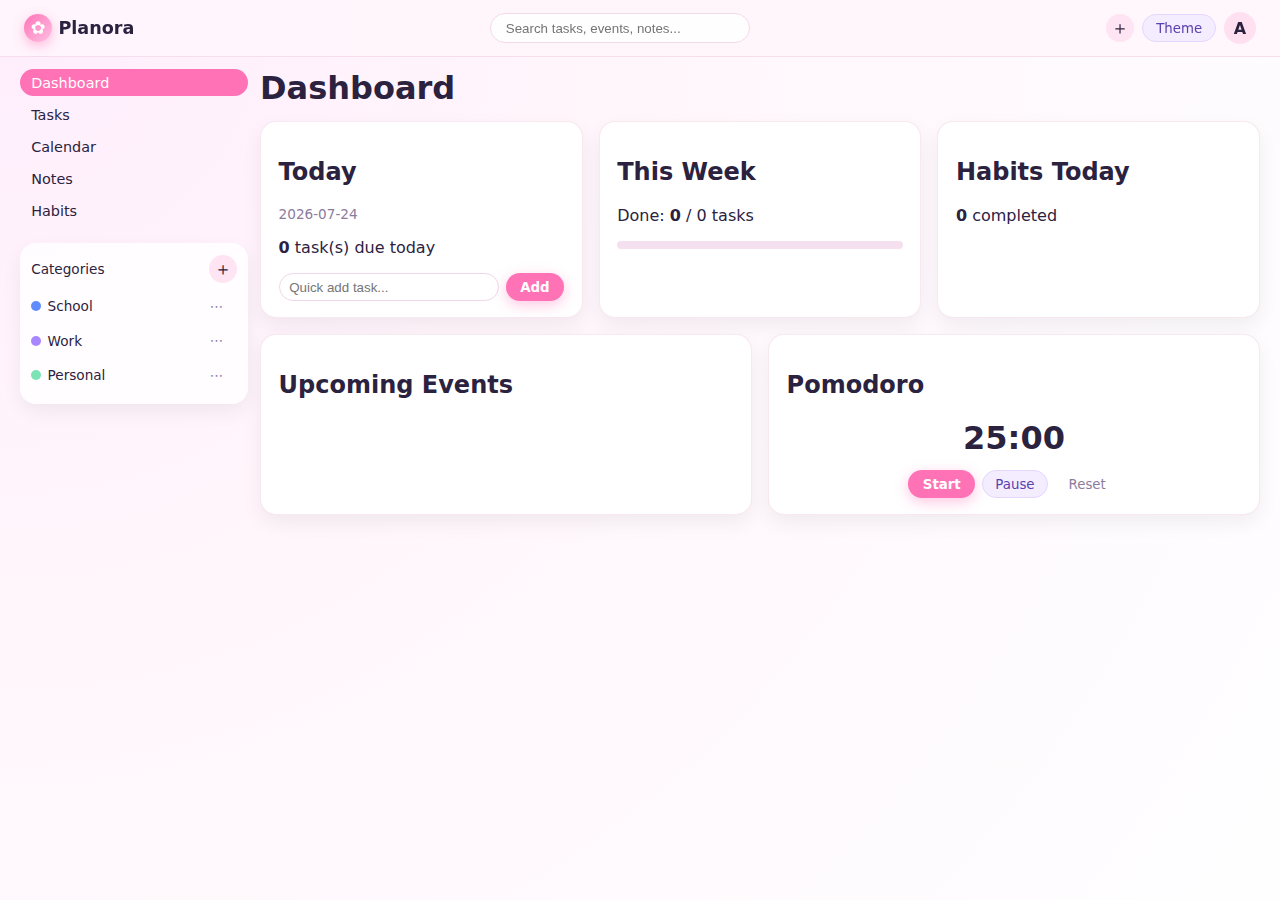
<file: index.html>
<!DOCTYPE html>
<html lang="en">
<head>
  <meta charset="UTF-8" />
  <title>PinkPlanner – Productivity Workspace</title>
  <meta name="viewport" content="width=device-width, initial-scale=1.0" />
  <!-- CSS -->
  <link rel="stylesheet" href="css/style.css" />
  <link rel="stylesheet" href="css/layout.css" />
  <link rel="stylesheet" href="css/components.css" />
</head>
<body>
  <div class="app">

    <!-- Top Navigation -->
    <header class="top-nav">
      <div class="logo">
        <span class="logo-mark">✿</span>
        <span class="logo-text">Planora</span>
      </div>

      <div class="global-search">
        <input
          type="text"
          id="globalSearch"
          placeholder="Search tasks, events, notes..."
        />
      </div>

      <div class="top-actions">
        <button id="quickCommandBtn" class="btn-icon" title="Quick command">＋</button>
        <button id="themeToggleBtn" class="btn-secondary">Theme</button>
        <div class="profile-avatar">A</div>
      </div>
    </header>

    <!-- Main Layout -->
    <div class="app-layout">
      <!-- Sidebar -->
      <aside class="sidebar">
        <nav class="main-nav">
          <button class="nav-link active" data-page="dashboard">Dashboard</button>
          <button class="nav-link" data-page="tasks">Tasks</button>
          <button class="nav-link" data-page="calendar">Calendar</button>
          <button class="nav-link" data-page="notes">Notes</button>
          <button class="nav-link" data-page="habits">Habits</button>
        </nav>

        <div class="sidebar-section categories">
          <div class="sidebar-section-header">
            <span>Categories</span>
            <button id="addCategoryBtn" class="btn-icon" title="Add category">＋</button>
          </div>
          <ul id="categoryList" class="category-list">
            <!-- Filled by JS -->
          </ul>
        </div>
      </aside>

      <!-- Main Content -->
      <main class="main-content">
        <!-- Dashboard -->
        <section id="dashboard" class="page-section active">
          <div class="page-header">
            <h1>Dashboard</h1>
          </div>
          <div class="grid-3">
            <div class="card">
              <h2>Today</h2>
              <p id="todayDateText" class="muted"></p>
              <p><strong id="todayTasksCount">0</strong> task(s) due today</p>
              <div class="quick-add-inline">
                <input
                  type="text"
                  id="quickTaskInput"
                  placeholder="Quick add task..."
                />
                <button id="quickTaskAddBtn" class="btn-primary">Add</button>
              </div>
            </div>

            <div class="card">
              <h2>This Week</h2>
              <p>
                Done:
                <strong id="weekDoneCount">0</strong> /
                <span id="weekTotalCount">0</span> tasks
              </p>
              <div class="progress-bar">
                <div class="progress-bar-inner" id="weekProgressBar"></div>
              </div>
            </div>

            <div class="card">
              <h2>Habits Today</h2>
              <p><strong id="habitsCompletedToday">0</strong> completed</p>
            </div>
          </div>

          <div class="grid-2">
            <div class="card">
              <h2>Upcoming Events</h2>
              <ul id="upcomingEventsList" class="simple-list"></ul>
            </div>

            <div class="card">
              <h2>Pomodoro</h2>
              <div class="pomodoro-display" id="pomodoroDisplay">25:00</div>
              <div class="pomodoro-controls">
                <button id="pomodoroStartBtn" class="btn-primary">Start</button>
                <button id="pomodoroPauseBtn" class="btn-secondary">Pause</button>
                <button id="pomodoroResetBtn" class="btn-ghost">Reset</button>
              </div>
            </div>
          </div>
        </section>

        <!-- Tasks -->
        <section id="tasks" class="page-section">
          <div class="page-header">
            <h1>Tasks</h1>
            <div>
              <button id="addTaskBtn" class="btn-primary">＋ New Task</button>
              <button id="toggleTaskViewBtn" class="btn-secondary">
                Board View
              </button>
            </div>
          </div>

          <div id="tasksBoardView">
            <div class="kanban">
              <div class="kanban-column" data-status="not_started">
                <div class="kanban-header">
                  <span>Not Started</span>
                  <span class="kanban-count" id="count-not_started">0</span>
                </div>
                <div class="kanban-list" id="column-not_started"></div>
              </div>

              <div class="kanban-column" data-status="in_progress">
                <div class="kanban-header">
                  <span>In Progress</span>
                  <span class="kanban-count" id="count-in_progress">0</span>
                </div>
                <div class="kanban-list" id="column-in_progress"></div>
              </div>

              <div class="kanban-column" data-status="almost_done">
                <div class="kanban-header">
                  <span>Almost Done</span>
                  <span class="kanban-count" id="count-almost_done">0</span>
                </div>
                <div class="kanban-list" id="column-almost_done"></div>
              </div>

              <div class="kanban-column" data-status="done">
                <div class="kanban-header">
                  <span>Done</span>
                  <span class="kanban-count" id="count-done">0</span>
                </div>
                <div class="kanban-list" id="column-done"></div>
              </div>
            </div>
          </div>

          <div id="tasksListView" class="hidden">
            <table class="table">
              <thead>
                <tr>
                  <th>Title</th>
                  <th>Status</th>
                  <th>Due</th>
                  <th>Category</th>
                  <th>Priority</th>
                </tr>
              </thead>
              <tbody id="tasksListBody"></tbody>
            </table>
          </div>
        </section>

        <!-- Calendar -->
        <section id="calendar" class="page-section">
          <div class="page-header">
            <h1>Calendar</h1>
            <div class="calendar-controls">
              <button id="prevMonthBtn" class="btn-ghost">‹</button>
              <span id="calendarMonthLabel"></span>
              <button id="nextMonthBtn" class="btn-ghost">›</button>
              <button id="addEventBtn" class="btn-secondary">
                ＋ New Event
              </button>
            </div>
          </div>

          <div class="calendar-layout">
            <div class="calendar-grid">
              <div class="calendar-weekdays">
                <div>Sun</div><div>Mon</div><div>Tue</div><div>Wed</div>
                <div>Thu</div><div>Fri</div><div>Sat</div>
              </div>
              <div id="calendarDays" class="calendar-days">
                <!-- Filled by JS -->
              </div>
            </div>

            <aside class="calendar-side">
              <div class="card">
                <h2>Today</h2>
                <p id="calendarTodayDate"></p>
                <h3>Tasks</h3>
                <ul id="calendarTodayTasks" class="simple-list"></ul>
                <h3>Events</h3>
                <ul id="calendarTodayEvents" class="simple-list"></ul>
              </div>

              <div class="card">
                <h2>Category Filter</h2>
                <div id="calendarCategoryFilter" class="chip-list">
                  <!-- Filled by JS -->
                </div>
              </div>
            </aside>
          </div>
        </section>

        <!-- Notes -->
        <section id="notes" class="page-section">
          <div class="page-header">
            <h1>Notes</h1>
            <button id="addNoteBtn" class="btn-primary">＋ New Note</button>
          </div>

          <div id="notesList" class="notes-grid">
            <!-- Filled by JS -->
          </div>
        </section>

        <!-- Habits -->
        <section id="habits" class="page-section">
          <div class="page-header">
            <h1>Habits</h1>
            <button id="addHabitBtn" class="btn-primary">＋ New Habit</button>
          </div>

          <div id="habitsList" class="habits-list">
            <!-- Filled by JS -->
          </div>
        </section>
      </main>
    </div>
  </div>

  <!-- Modals -->

  <!-- Task Modal -->
  <div id="taskModal" class="modal">
    <div class="modal-content">
      <h2 id="taskModalTitle">New Task</h2>
      <form id="taskForm">
        <input type="hidden" id="taskId" />
        <label>
          Title
          <input type="text" id="taskTitle" required />
        </label>
        <label>
          Description
          <textarea id="taskDescription" rows="3"></textarea>
        </label>
        <label>
          Status
          <select id="taskStatus">
            <option value="not_started">Not started</option>
            <option value="in_progress">In progress</option>
            <option value="almost_done">Almost done</option>
            <option value="done">Done</option>
          </select>
        </label>
        <label>
          Due date
          <input type="date" id="taskDueDate" />
        </label>
        <label>
          Category
          <select id="taskCategory"></select>
        </label>
        <label>
          Priority
          <select id="taskPriority">
            <option value="low">Low</option>
            <option value="medium" selected>Medium</option>
            <option value="high">High</option>
          </select>
        </label>

        <div class="modal-actions">
          <button type="button" class="btn-ghost" data-close-modal="taskModal">
            Cancel
          </button>
          <button type="submit" class="btn-primary">Save</button>
        </div>
      </form>
    </div>
  </div>

  <!-- Event Modal -->
  <div id="eventModal" class="modal">
    <div class="modal-content">
      <h2 id="eventModalTitle">New Event</h2>
      <form id="eventForm">
        <input type="hidden" id="eventId" />
        <label>
          Title
          <input type="text" id="eventTitle" required />
        </label>
        <label>
          Date
          <input type="date" id="eventDate" required />
        </label>
        <label>
          Start time
          <input type="time" id="eventStartTime" />
        </label>
        <label>
          End time
          <input type="time" id="eventEndTime" />
        </label>
        <label>
          Category
          <select id="eventCategory"></select>
        </label>
        <div class="modal-actions">
          <button type="button" class="btn-ghost" data-close-modal="eventModal">
            Cancel
          </button>
          <button type="submit" class="btn-primary">Save</button>
        </div>
      </form>
    </div>
  </div>

  <!-- Note Modal -->
  <div id="noteModal" class="modal">
    <div class="modal-content">
      <h2 id="noteModalTitle">New Note</h2>
      <form id="noteForm">
        <input type="hidden" id="noteId" />
        <label>
          Title
          <input type="text" id="noteTitle" required />
        </label>
        <label>
          Content
          <textarea id="noteContent" rows="5"></textarea>
        </label>
        <label>
          Category
          <select id="noteCategory"></select>
        </label>
        <label class="checkbox-inline">
          <input type="checkbox" id="notePinned" /> Pin note
        </label>
        <div class="modal-actions">
          <button type="button" class="btn-ghost" data-close-modal="noteModal">
            Cancel
          </button>
          <button type="submit" class="btn-primary">Save</button>
        </div>
      </form>
    </div>
  </div>

  <!-- Habit Modal -->
  <div id="habitModal" class="modal">
    <div class="modal-content">
      <h2 id="habitModalTitle">New Habit</h2>
      <form id="habitForm">
        <input type="hidden" id="habitId" />
        <label>
          Name
          <input type="text" id="habitName" required />
        </label>
        <label>
          Frequency
          <select id="habitFrequency">
            <option value="daily">Daily</option>
            <option value="weekdays">Weekdays</option>
          </select>
        </label>
        <label>
          Color
          <select id="habitColor">
            <option value="var(--pink-main)">Pink</option>
            <option value="var(--blue-accent)">Blue</option>
            <option value="var(--purple-accent)">Purple</option>
            <option value="var(--yellow-accent)">Yellow</option>
            <option value="var(--mint-accent)">Mint</option>
            <option value="var(--sky-accent)">Sky</option>
          </select>
        </label>
        <div class="modal-actions">
          <button type="button" class="btn-ghost" data-close-modal="habitModal">
            Cancel
          </button>
          <button type="submit" class="btn-primary">Save</button>
        </div>
      </form>
    </div>
  </div>

  <!-- Category Modal -->
  <div id="categoryModal" class="modal">
    <div class="modal-content">
      <h2 id="categoryModalTitle">New Category</h2>
      <form id="categoryForm">
        <input type="hidden" id="categoryId" />
        <label>
          Name
          <input type="text" id="categoryName" required />
        </label>
        <label>
          Color
          <select id="categoryColor">
            <option value="var(--pink-main)">Pink</option>
            <option value="var(--blue-accent)">Blue</option>
            <option value="var(--purple-accent)">Purple</option>
            <option value="var(--yellow-accent)">Yellow</option>
            <option value="var(--mint-accent)">Mint</option>
            <option value="var(--sky-accent)">Sky</option>
          </select>
        </label>
        <div class="modal-actions">
          <button type="button" class="btn-ghost" data-close-modal="categoryModal">
            Cancel
          </button>
          <button type="submit" class="btn-primary">Save</button>
        </div>
      </form>
    </div>
  </div>

  <!-- Settings Modal (placeholder) -->
  <div id="settingsModal" class="modal">
    <div class="modal-content">
      <h2>Settings</h2>
      <p>More customization can go here ✨</p>
      <div class="modal-actions">
        <button type="button" class="btn-primary" data-close-modal="settingsModal">
          Close
        </button>
      </div>
    </div>
  </div>

  <!-- JS -->
  <script src="js/storage.js"></script>
  <script src="js/theme.js"></script>
  <script src="js/tasks.js"></script>
  <script src="js/calendar.js"></script>
  <script src="js/notes.js"></script>
  <script src="js/habits.js"></script>
  <script src="js/app.js"></script>
</body>
</html>
</file>
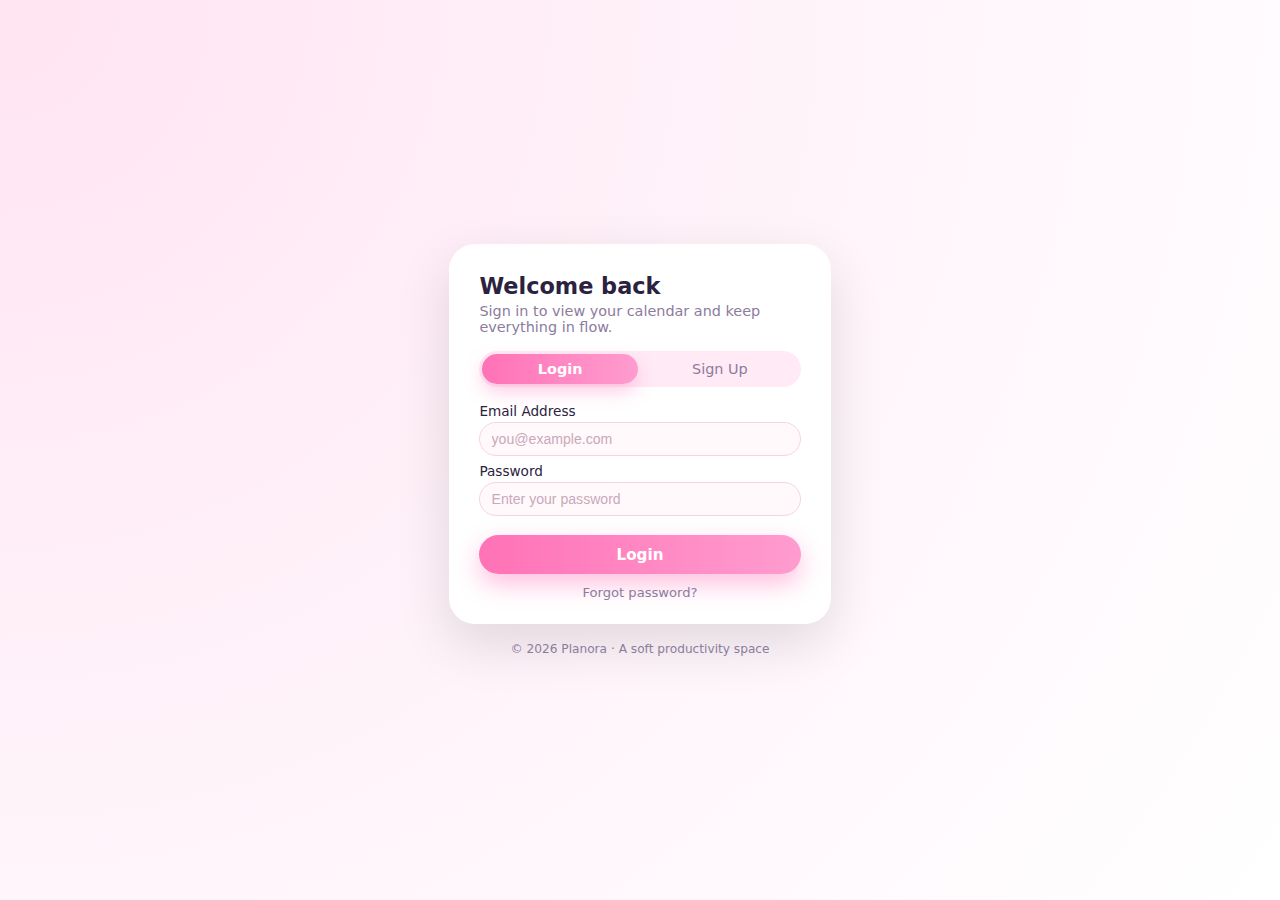
<file: auth.html>
<!DOCTYPE html>
<html lang="en">
<head>
  <meta charset="UTF-8" />
  <title>Planora – Login / Sign Up</title>
  <meta name="viewport" content="width=device-width, initial-scale=1" />

  <link rel="stylesheet" href="css/style.css" />
  <link rel="stylesheet" href="css/components.css" />

  <style>
    :root {
      --font-main: system-ui, -apple-system, BlinkMacSystemFont, "Segoe UI", sans-serif;

      /* PURE PINK THEME */
      --pink-main: #ff72b6;       /* vibrant pink */
      --pink-soft: #ff9ccf;       /* soft pastel pink */
      --pink-light: #ffe4f1;      /* very light pink */
      --pink-bg: #fff3fa;         /* page gradient base */

      --text-main: #2b2240;
      --text-muted: #8b7c9e;

      --radius-pill: 999px;
    }

    /* Background */
    body.auth-body {
      margin: 0;
      font-family: var(--font-main);
      background: radial-gradient(circle at top left, var(--pink-light), var(--pink-bg), #ffffff);
      min-height: 100vh;
      display: flex;
      justify-content: center;
      align-items: center;
      color: var(--text-main);
    }

    .auth-container {
      width: 100%;
      max-width: 430px;
      padding: 1.5rem;
      box-sizing: border-box;
    }

    /* Card */
    .auth-card {
      background: #ffffff;
      border-radius: 26px;
      padding: 1.8rem 1.9rem 1.5rem;
      box-shadow: 0 20px 55px rgba(0, 0, 0, 0.12);
    }

    /* Title / Subtitle */
    .auth-title {
      margin: 0 0 0.25rem;
      font-size: 1.4rem;
      font-weight: 700;
    }
    .auth-subtitle {
      margin: 0;
      font-size: 0.9rem;
      color: var(--text-muted);
    }

    /* Tabs container */
    .auth-tabs {
      margin-top: 1rem;
      margin-bottom: 1rem;
      background: #ffeaf5;
      border-radius: var(--radius-pill);
      padding: 0.18rem;
      display: flex;
      gap: 0.25rem;
    }

    /* Tabs */
    .auth-tab {
      flex: 1;
      border: none;
      border-radius: var(--radius-pill);
      background: transparent;
      padding: 0.45rem 0;
      font-size: 0.9rem;
      cursor: pointer;
      color: var(--text-muted);
    }

    /* Active Tab (PINK ONLY) */
    .auth-tab.active {
      background: linear-gradient(90deg, var(--pink-main), var(--pink-soft));
      color: white;
      font-weight: 600;
      box-shadow: 0 8px 18px rgba(255, 114, 182, 0.35);
    }

    /* Forms */
    .auth-form {
      margin-top: 0.2rem;
    }

    .auth-form.hidden {
      display: none;
    }

    .auth-form label {
      display: block;
      font-size: 0.85rem;
      margin-bottom: 0.4rem;
    }

    .auth-form span.label-text {
      display: block;
      margin-bottom: 0.2rem;
    }

    .auth-form input {
      width: 100%;
      border-radius: var(--radius-pill);
      border: 1px solid #f7d3e6;
      padding: 0.5rem 0.7rem;
      font-size: 0.88rem;
      background: #fff9fc;
      outline: none;
    }

    .auth-form input::placeholder {
      color: #c9a9b9;
    }

    .auth-form input:focus {
      border-color: var(--pink-main);
      background: #ffffff;
      box-shadow: 0 0 0 2px rgba(255, 114, 182, 0.2);
    }

    /* Button (Pink Gradient) */
    .auth-submit {
      width: 100%;
      margin-top: 0.8rem;
      border: none;
      border-radius: var(--radius-pill);
      padding: 0.65rem 0;
      font-size: 0.95rem;
      font-weight: 600;
      cursor: pointer;
      background: linear-gradient(90deg, var(--pink-main), var(--pink-soft));
      color: #ffffff;
      box-shadow: 0 10px 25px rgba(255, 114, 182, 0.45);
    }

    .auth-submit:hover {
      filter: brightness(1.05);
    }

    .auth-footer-link {
      text-align: center;
      margin-top: 0.7rem;
      font-size: 0.82rem;
      color: var(--text-muted);
      cursor: pointer;
    }

    .auth-page-footer {
      text-align: center;
      margin-top: 1.1rem;
      font-size: 0.76rem;
      color: var(--text-muted);
    }
  </style>
</head>

<body class="auth-body">
  <div class="auth-container">
    <div class="auth-card">

      <!-- Title -->
      <h1 class="auth-title" id="authTitle">Welcome back</h1>
      <p class="auth-subtitle" id="authSubtitle">
        Sign in to view your calendar and keep everything in flow.
      </p>

      <!-- Tabs -->
      <div class="auth-tabs">
        <button class="auth-tab active" data-auth-tab="login">Login</button>
        <button class="auth-tab" data-auth-tab="signup">Sign Up</button>
      </div>

      <!-- LOGIN -->
      <form id="loginForm" class="auth-form">
        <label>
          <span class="label-text">Email Address</span>
          <input type="email" id="loginEmail" placeholder="you@example.com" required />
        </label>

        <label>
          <span class="label-text">Password</span>
          <input type="password" id="loginPassword" placeholder="Enter your password" required />
        </label>

        <button type="submit" class="auth-submit">Login</button>

        <div class="auth-footer-link">Forgot password?</div>
      </form>

      <!-- SIGN UP -->
      <form id="signupForm" class="auth-form hidden">
        <label>
          <span class="label-text">Name</span>
          <input type="text" id="signupName" placeholder="Enter your full name" required />
        </label>

        <label>
          <span class="label-text">Email</span>
          <input type="email" id="signupEmail" placeholder="you@example.com" required />
        </label>

        <label>
          <span class="label-text">Password</span>
          <input type="password" id="signupPassword" placeholder="Create a password" required />
        </label>

        <label>
          <span class="label-text">Confirm Password</span>
          <input type="password" id="signupPasswordConfirm" placeholder="Confirm your password" required />
        </label>

        <button type="submit" class="auth-submit">Sign Up</button>
      </form>
    </div>

    <div class="auth-page-footer">
      © <span id="authYear"></span> Planora · A soft productivity space
    </div>
  </div>

  <script>
    const USER_KEY = "planoraUser";
    document.getElementById("authYear").textContent = new Date().getFullYear();

    const tabs = document.querySelectorAll(".auth-tab");
    const loginForm = document.getElementById("loginForm");
    const signupForm = document.getElementById("signupForm");
    const titleEl = document.getElementById("authTitle");
    const subtitleEl = document.getElementById("authSubtitle");

    function switchTo(mode) {
      tabs.forEach((t) => t.classList.remove("active"));
      document
        .querySelector(`.auth-tab[data-auth-tab="${mode}"]`)
        .classList.add("active");

      if (mode === "login") {
        loginForm.classList.remove("hidden");
        signupForm.classList.add("hidden");
        titleEl.textContent = "Welcome back";
        subtitleEl.textContent =
          "Sign in to view your calendar and keep everything in flow.";
      } else {
        signupForm.classList.remove("hidden");
        loginForm.classList.add("hidden");
        titleEl.textContent = "Create an account";
        subtitleEl.textContent =
          "Start your journey — create an account to begin organizing with Planora.";
      }
    }

    tabs.forEach((tab) => {
      tab.addEventListener("click", () => {
        switchTo(tab.dataset.authTab);
      });
    });

    signupForm.addEventListener("submit", (e) => {
      e.preventDefault();
      const pass = document.getElementById("signupPassword").value;
      const confirm = document.getElementById("signupPasswordConfirm").value;
      if (pass !== confirm) {
        alert("Passwords do not match.");
        return;
      }

      const user = {
        name: document.getElementById("signupName").value.trim(),
        email: document.getElementById("signupEmail").value.trim(),
        createdAt: new Date().toISOString()
      };

      localStorage.setItem(USER_KEY, JSON.stringify(user));
      window.location.href = "index.html";
    });

    loginForm.addEventListener("submit", (e) => {
      e.preventDefault();
      const email = document.getElementById("loginEmail").value.trim();

      let user = JSON.parse(localStorage.getItem(USER_KEY)) || {
        name: email.split("@")[0],
        email,
        createdAt: new Date().toISOString()
      };

      localStorage.setItem(USER_KEY, JSON.stringify(user));
      window.location.href = "index.html";
    });
  </script>
</body>
</html>
</file>
<file: css/style.css>
:root {
  --bg-main: #fff6fb;
  --bg-card: #ffffff;
  --border-subtle: #f3d9e5;

  --text-main: #2b2240;
  --text-muted: #8b7c9e;

  --pink-main: #ff72b6;
  --pink-soft: #ffe0f0;

  --blue-accent: #5f8bff;
  --purple-accent: #a886ff;
  --yellow-accent: #ffd66b;
  --mint-accent: #7ce3b5;
  --sky-accent: #72d5ff;

  --shadow-soft: 0 8px 20px rgba(0, 0, 0, 0.06);
  --radius-card: 16px;
  --radius-pill: 999px;
  --radius-sm: 8px;

  --transition-fast: 0.15s ease-out;

  --font-main: system-ui, -apple-system, BlinkMacSystemFont, "Segoe UI", sans-serif;
}

*,
*::before,
*::after {
  box-sizing: border-box;
}

body {
  margin: 0;
  font-family: var(--font-main);
  color: var(--text-main);
  background: radial-gradient(circle at top left, #ffeefd, #fff6fb 40%, #fefeff);
}

/* App container */
.app {
  min-height: 100vh;
  display: flex;
  flex-direction: column;
}

/* Top nav */
.top-nav {
  display: flex;
  align-items: center;
  justify-content: space-between;
  padding: 0.75rem 1.5rem;
  background: rgba(255, 246, 251, 0.85);
  backdrop-filter: blur(10px);
  border-bottom: 1px solid #f8ddea;
  position: sticky;
  top: 0;
  z-index: 20;
}

.logo {
  display: flex;
  align-items: center;
  gap: 0.4rem;
  font-weight: 700;
  font-size: 1.1rem;
}

.logo-mark {
  width: 28px;
  height: 28px;
  border-radius: 999px;
  display: flex;
  align-items: center;
  justify-content: center;
  background: linear-gradient(135deg, var(--pink-main), #ffc1e4);
  color: #fff;
  box-shadow: 0 4px 12px rgba(255, 114, 182, 0.45);
}

.global-search input {
  min-width: 260px;
  max-width: 360px;
  width: 100%;
  border-radius: 999px;
  padding: 0.4rem 0.9rem;
  border: 1px solid var(--border-subtle);
  background: rgba(255, 255, 255, 0.9);
  outline: none;
}

.global-search input:focus {
  border-color: var(--pink-main);
  box-shadow: 0 0 0 2px rgba(255, 114, 182, 0.15);
}

.top-actions {
  display: flex;
  align-items: center;
  gap: 0.5rem;
}

.profile-avatar {
  width: 32px;
  height: 32px;
  border-radius: 50%;
  background: var(--pink-soft);
  display: flex;
  align-items: center;
  justify-content: center;
  font-weight: 600;
}

/* Buttons */
button {
  font-family: inherit;
  cursor: pointer;
  border: none;
  background: none;
}

.btn-primary {
  padding: 0.4rem 0.9rem;
  border-radius: var(--radius-pill);
  background: var(--pink-main);
  color: #fff;
  font-weight: 600;
  box-shadow: 0 4px 14px rgba(255, 114, 182, 0.4);
  transition: transform var(--transition-fast), box-shadow var(--transition-fast),
    background var(--transition-fast);
}

.btn-primary:hover {
  transform: translateY(-1px);
  box-shadow: 0 6px 18px rgba(255, 114, 182, 0.45);
}

.btn-secondary {
  padding: 0.35rem 0.8rem;
  border-radius: var(--radius-pill);
  background: #f3edff;
  color: #5a41b0;
  font-weight: 500;
  border: 1px solid #e3d7ff;
}

.btn-ghost {
  padding: 0.35rem 0.8rem;
  border-radius: var(--radius-pill);
  background: transparent;
  border: 1px solid transparent;
  color: var(--text-muted);
}

.btn-ghost:hover {
  background: rgba(0, 0, 0, 0.03);
}

.btn-icon {
  width: 28px;
  height: 28px;
  border-radius: 50%;
  background: #ffe4f3;
  display: flex;
  align-items: center;
  justify-content: center;
  color: var(--text-main);
  font-size: 1.1rem;
}

/* Soft delete button used in modals */
.btn-delete {
  padding: 0.35rem 0.9rem;
  border-radius: var(--radius-pill);
  border: 1px solid #ffc6dd;
  background: #ffe4f0;
  color: #b43c63;
  font-size: 0.85rem;
  font-weight: 500;
}

.btn-delete:hover {
  background: #ffd1e6;
}


/* Text utilities */
.muted {
  color: var(--text-muted);
  font-size: 0.85rem;
}

/* Cards */
.card {
  background: var(--bg-card);
  border-radius: var(--radius-card);
  padding: 1rem 1.1rem;
  box-shadow: var(--shadow-soft);
  border: 1px solid rgba(243, 217, 229, 0.6);
}

/* Grid helpers */
.grid-3 {
  display: grid;
  gap: 1rem;
  grid-template-columns: repeat(auto-fit, minmax(220px, 1fr));
  margin-bottom: 1rem;
}

.grid-2 {
  display: grid;
  gap: 1rem;
  grid-template-columns: repeat(auto-fit, minmax(260px, 1fr));
}

/* Table */
.table {
  width: 100%;
  border-collapse: collapse;
  background: var(--bg-card);
  box-shadow: var(--shadow-soft);
  border-radius: var(--radius-card);
  overflow: hidden;
}

.table th,
.table td {
  padding: 0.55rem 0.7rem;
  border-bottom: 1px solid #f2e5f1;
  font-size: 0.88rem;
}

.table th {
  background: #fdf3fb;
  text-align: left;
}

/* Status pill */
.status-pill {
  padding: 0.1rem 0.6rem;
  border-radius: 999px;
  font-size: 0.75rem;
}

.status-not_started {
  background: #fff4f4;
  color: #b04c5a;
}

.status-in_progress {
  background: #f0f4ff;
  color: #4059b0;
}

.status-almost_done {
  background: #fff9e6;
  color: #aa7b1a;
}

.status-done {
  background: #ecfff2;
  color: #3b865c;
}

/* Priority */
.priority-badge {
  padding: 0.1rem 0.5rem;
  border-radius: 999px;
  font-size: 0.75rem;
}

.priority-high {
  background: #ffe4e4;
  color: #d13d3d;
}
.priority-medium {
  background: #fff4dc;
  color: #b77e1e;
}
.priority-low {
  background: #e8fff1;
  color: #27714a;
}

/* Chips & dots */
.color-dot {
  width: 10px;
  height: 10px;
  border-radius: 50%;
  display: inline-block;
  margin-right: 0.4rem;
}

.chip {
  border-radius: 999px;
  padding: 0.2rem 0.7rem;
  border: 1px solid #f0e0f5;
  font-size: 0.8rem;
  background: #fff;
  display: inline-flex;
  align-items: center;
  gap: 0.3rem;
}

.chip.active {
  border-color: var(--pink-main);
  background: #ffe8f5;
}

.chip-list {
  display: flex;
  flex-wrap: wrap;
  gap: 0.4rem;
}

/* Simple lists */
.simple-list {
  list-style: none;
  padding: 0;
  margin: 0;
}

.simple-list li {
  padding: 0.2rem 0;
  font-size: 0.88rem;
}

/* Progress bar */
.progress-bar {
  height: 8px;
  border-radius: 999px;
  background: #f5e0f0;
  overflow: hidden;
}
.progress-bar-inner {
  height: 100%;
  width: 0%;
  border-radius: inherit;
  background: linear-gradient(90deg, var(--mint-accent), var(--pink-main));
}

/* Inputs in modals */
label {
  font-size: 0.85rem;
  display: block;
  margin-bottom: 0.4rem;
}

label input[type="text"],
label input[type="date"],
label input[type="time"],
label select,
label textarea {
  width: 100%;
  margin-top: 0.2rem;
  border-radius: var(--radius-sm);
  border: 1px solid #e5d1ea;
  padding: 0.35rem 0.45rem;
  font-family: inherit;
  resize: vertical;
}

.checkbox-inline {
  display: flex;
  align-items: center;
  gap: 0.4rem;
  margin-top: 0.5rem;
}

/* Pomodoro */
.pomodoro-display {
  font-size: 2rem;
  font-weight: 700;
  text-align: center;
  margin: 0.5rem 0 0.8rem;
}

.pomodoro-controls {
  display: flex;
  gap: 0.4rem;
  justify-content: center;
}

/* Utility */
.hidden {
  display: none !important;
}
</file>
<file: css/layout.css>
.app-layout {
  display: grid;
  grid-template-columns: 240px minmax(0, 1fr);
  gap: 0;
  padding: 0.75rem 1.25rem 1.25rem;
}

/* Sidebar */
.sidebar {
  padding-right: 0.75rem;
}

.main-nav {
  display: flex;
  flex-direction: column;
  gap: 0.3rem;
  margin-bottom: 1.2rem;
}

.nav-link {
  text-align: left;
  padding: 0.35rem 0.7rem;
  border-radius: 999px;
  background: transparent;
  color: var(--text-main);
  font-size: 0.9rem;
}

.nav-link:hover {
  background: #ffe9f6;
}

.nav-link.active {
  background: var(--pink-main);
  color: #fff;
}

/* Sidebar categories */
.sidebar-section {
  margin-top: 0.8rem;
  padding: 0.7rem;
  background: rgba(255, 255, 255, 0.8);
  border-radius: 16px;
  box-shadow: var(--shadow-soft);
}

.sidebar-section-header {
  display: flex;
  justify-content: space-between;
  align-items: center;
  font-size: 0.85rem;
  margin-bottom: 0.4rem;
}

.category-list {
  list-style: none;
  padding: 0;
  margin: 0.2rem 0 0;
}

.category-item {
  display: flex;
  align-items: center;
  justify-content: space-between;
  padding: 0.2rem 0;
  font-size: 0.85rem;
}

/* Main content */
.main-content {
  min-height: 0;
}

.page-section {
  display: none;
}

.page-section.active {
  display: block;
}

.page-header {
  display: flex;
  align-items: center;
  justify-content: space-between;
  margin-bottom: 0.9rem;
}

.page-header h1 {
  margin: 0;
}

/* Kanban */
.kanban {
  display: grid;
  grid-template-columns: repeat(4, minmax(0, 1fr));
  gap: 0.75rem;
}

.kanban-column {
  background: rgba(255, 255, 255, 0.8);
  border-radius: var(--radius-card);
  padding: 0.6rem;
  border: 1px solid #f3d9e5;
  min-height: 160px;
}

.kanban-header {
  display: flex;
  justify-content: space-between;
  align-items: center;
  font-size: 0.8rem;
  margin-bottom: 0.4rem;
}

.kanban-count {
  padding: 0.05rem 0.45rem;
  border-radius: 999px;
  background: #ffeef8;
}

.kanban-list {
  display: flex;
  flex-direction: column;
  gap: 0.4rem;
}

/* Editable column header */
.kanban-header-title {
  display: flex;
  align-items: center;
  gap: 0.3rem;
}

.kanban-header-title span {
  font-weight: 600;
}

.kanban-header-title input {
  border: none;
  background: transparent;
  font: inherit;
  padding: 0;
  width: 100%;
  outline: none;
  border-radius: 6px;
}

.kanban-header-title input:focus {
  background: #ffeef8;
}

.kanban-header-actions {
  display: flex;
  gap: 0.25rem;
}

.kanban-header-btn {
  font-size: 0.75rem;
  padding: 0.1rem 0.4rem;
  border-radius: 999px;
  border: 1px solid #f0d7e9;
  background: #fff;
  color: var(--text-muted);
}

.kanban-header-btn:hover {
  background: #ffeef8;
}


/* Task card */
.task-card {
  background: #ffffff;
  border-radius: 12px;
  padding: 0.5rem 0.6rem;
  box-shadow: 0 4px 12px rgba(232, 162, 190, 0.25);
  border: 1px solid #f3d1e4;
  font-size: 0.85rem;
}

.task-card-title {
  font-weight: 600;
  margin-bottom: 0.15rem;
}

.task-card-meta {
  display: flex;
  flex-wrap: wrap;
  gap: 0.3rem;
  margin-top: 0.2rem;
  font-size: 0.75rem;
}

/* Calendar */
.calendar-layout {
  display: grid;
  grid-template-columns: minmax(0, 1.8fr) minmax(260px, 1fr);
  gap: 1rem;
}

.calendar-controls {
  display: flex;
  align-items: center;
  gap: 0.5rem;
}

#calendarMonthLabel {
  font-weight: 600;
}

.calendar-grid {
  background: rgba(255, 255, 255, 0.9);
  border-radius: var(--radius-card);
  padding: 0.6rem;
  box-shadow: var(--shadow-soft);
}

.calendar-weekdays {
  display: grid;
  grid-template-columns: repeat(7, 1fr);
  font-size: 0.8rem;
  text-align: center;
  margin-bottom: 0.3rem;
  color: var(--text-muted);
}

.calendar-days {
  display: grid;
  grid-template-columns: repeat(7, 1fr);
  gap: 0.25rem;
}

.calendar-day {
  min-height: 70px;
  background: #fff;
  border-radius: 10px;
  padding: 0.3rem;
  border: 1px solid #f3d9e5;
  font-size: 0.75rem;
  display: flex;
  flex-direction: column;
  gap: 0.2rem;
}

.calendar-day.other-month {
  opacity: 0.4;
}

.calendar-day-header {
  display: flex;
  justify-content: space-between;
  align-items: center;
}

.calendar-day-number {
  font-weight: 600;
}

.calendar-day-events {
  margin-top: 0.15rem;
  display: flex;
  flex-direction: column;
  gap: 0.15rem;
}

.calendar-event-pill {
  border-radius: 999px;
  padding: 0.05rem 0.4rem;
  font-size: 0.7rem;
  color: #fff;
  max-width: 100%;
  overflow: hidden;
  text-overflow: ellipsis;
  white-space: nowrap;
}

/* Notes */
.notes-grid {
  display: grid;
  grid-template-columns: repeat(auto-fit, minmax(220px, 1fr));
  gap: 0.75rem;
}

.note-card {
  background: #fff;
  border-radius: 14px;
  padding: 0.7rem 0.8rem;
  border-left: 4px solid var(--pink-main);
  box-shadow: var(--shadow-soft);
  font-size: 0.88rem;
}

.note-card h3 {
  margin: 0 0 0.2rem;
}

.note-card-content {
  font-size: 0.86rem;
  color: var(--text-muted);
  max-height: 7rem;
  overflow: hidden;
}

/* Habits */
.habits-list {
  display: flex;
  flex-direction: column;
  gap: 0.6rem;
}

.habit-row {
  background: var(--bg-card);
  border-radius: 14px;
  padding: 0.6rem 0.7rem;
  box-shadow: var(--shadow-soft);
  border: 1px solid #f0d7e9;
}

.habit-header {
  display: flex;
  justify-content: space-between;
  align-items: center;
  margin-bottom: 0.3rem;
}

.habit-days {
  display: grid;
  grid-template-columns: repeat(7, 1fr);
  gap: 0.2rem;
  font-size: 0.75rem;
}

.habit-day {
  text-align: center;
  padding: 0.2rem 0;
  border-radius: 999px;
  border: 1px solid #f1d9ea;
  cursor: pointer;
}

.habit-day.completed {
  background: #e7ffe9;
  border-color: #63c27e;
}

/* Quick add inline */
.quick-add-inline {
  display: flex;
  gap: 0.4rem;
  margin-top: 0.5rem;
}

.quick-add-inline input {
  flex: 1;
  border-radius: var(--radius-pill);
  border: 1px solid #f0d7e9;
  padding: 0.35rem 0.6rem;
}

/* Page responsiveness */
@media (max-width: 900px) {
  .app-layout {
    grid-template-columns: 1fr;
  }
  .sidebar {
    display: none;
  }
}

@media (max-width: 640px) {
  .kanban {
    grid-template-columns: 1fr 1fr;
  }
  .calendar-layout {
    grid-template-columns: 1fr;
  }
}

/* -------- Startup / Landing Page (Planora) -------- */

.startup-body {
  margin: 0;
  font-family: var(--font-main);
  background: radial-gradient(circle at top left, #ffeefd, #fff6fb 40%, #fefeff);
  display: flex;
  justify-content: center;
  align-items: center;
  min-height: 100vh;
}

.startup-wrapper {
  width: 100%;
  max-width: 960px;
  padding: 2rem 1.5rem;
}

.startup-header {
  display: flex;
  align-items: center;
  justify-content: flex-start;
  margin-bottom: 1.2rem;
}

.startup-logo .logo-img {
  height: 32px;
}

.startup-main {
  display: grid;
  grid-template-columns: minmax(0, 3fr) minmax(0, 4fr);
  gap: 1.4rem;
  align-items: stretch;
}

.startup-hero {
  text-align: left;
}

.startup-hero h1 {
  margin: 0 0 0.4rem;
  font-size: 2rem;
  line-height: 1.1;
}

.startup-tagline {
  font-size: 0.95rem;
  margin: 0 0 0.9rem;
  color: var(--text-muted);
}

.startup-actions {
  display: flex;
  flex-wrap: wrap;
  gap: 0.5rem;
  margin-bottom: 0.6rem;
}

.startup-actions a {
  text-decoration: none;
}

.startup-btn-main {
  padding-inline: 1.4rem;
}

.startup-btn-secondary {
  border-radius: var(--radius-pill);
  border: 1px solid #f1d4e4;
  color: var(--text-main);
}

.startup-footnote {
  font-size: 0.8rem;
}

.startup-highlights {
  display: grid;
  gap: 0.7rem;
}

.startup-highlights .card {
  padding: 0.8rem 0.9rem;
}

.startup-highlights h2 {
  margin: 0 0 0.25rem;
  font-size: 0.98rem;
}

.startup-highlights p {
  margin: 0;
  font-size: 0.85rem;
  color: var(--text-muted);
}

.startup-footer {
  text-align: center;
  font-size: 0.78rem;
  margin-top: 1rem;
  color: var(--text-muted);
}

/* Mobile layout for startup */
@media (max-width: 720px) {
  .startup-main {
    grid-template-columns: 1fr;
  }

  .startup-hero {
    text-align: center;
  }

  .startup-actions {
    justify-content: center;
  }

  .startup-header {
    justify-content: center;
  }
}

/* -------- Auth Page (Login / Sign up) -------- */

.auth-body {
  margin: 0;
  font-family: var(--font-main);
  background: radial-gradient(circle at top left, #ffeefd, #fff6fb 40%, #fefeff);
  display: flex;
  justify-content: center;
  align-items: center;
  min-height: 100vh;
}

.auth-wrapper {
  width: 100%;
  max-width: 420px;
  padding: 1.5rem 1rem;
}

.auth-logo {
  display: flex;
  justify-content: center;
  margin-bottom: 0.7rem;
}

.auth-logo .logo {
  display: inline-flex;
  align-items: center;
  gap: 0.4rem;
  text-decoration: none;
}

.auth-main {
  display: flex;
  justify-content: center;
}

.auth-card {
  width: 100%;
}

.auth-tabs {
  display: flex;
  gap: 0.25rem;
  margin-bottom: 0.7rem;
  background: #ffeaf6;
  border-radius: var(--radius-pill);
  padding: 0.15rem;
}

.auth-tab {
  flex: 1;
  border-radius: var(--radius-pill);
  padding: 0.35rem 0.5rem;
  font-size: 0.9rem;
  border: none;
  background: transparent;
  color: var(--text-muted);
}

.auth-tab.active {
  background: #ffffff;
  color: var(--text-main);
  box-shadow: 0 4px 10px rgba(255, 114, 182, 0.18);
}

.auth-form h2 {
  margin-top: 0.3rem;
  margin-bottom: 0.2rem;
}

.auth-form p.muted {
  margin-top: 0;
  margin-bottom: 0.6rem;
}

.auth-form label {
  margin-bottom: 0.5rem;
}

.auth-form .auth-submit {
  width: 100%;
  margin-top: 0.6rem;
  margin-bottom: 0.4rem;
}

.auth-hint {
  font-size: 0.8rem;
}

.startup-footer.auth-footer {
  margin-top: 0.6rem;
}

/* Mobile auth tweaks */
@media (max-width: 480px) {
  .auth-wrapper {
    padding-inline: 1.1rem;
  }
}
</file>
<file: css/components.css>
/* Modals */
.modal {
  position: fixed;
  inset: 0;
  background: rgba(28, 13, 22, 0.3);
  display: none;
  align-items: center;
  justify-content: center;
  z-index: 50;
}

.modal.open {
  display: flex;
}

.modal-content {
  background: #fff;
  border-radius: 16px;
  padding: 1rem 1.1rem;
  width: 100%;
  max-width: 400px;
  box-shadow: 0 18px 40px rgba(0, 0, 0, 0.2);
}

.modal-content h2 {
  margin-top: 0;
  margin-bottom: 0.6rem;
}

.modal-actions {
  display: flex;
  justify-content: flex-end;
  gap: 0.4rem;
  margin-top: 0.8rem;
}
</file>
